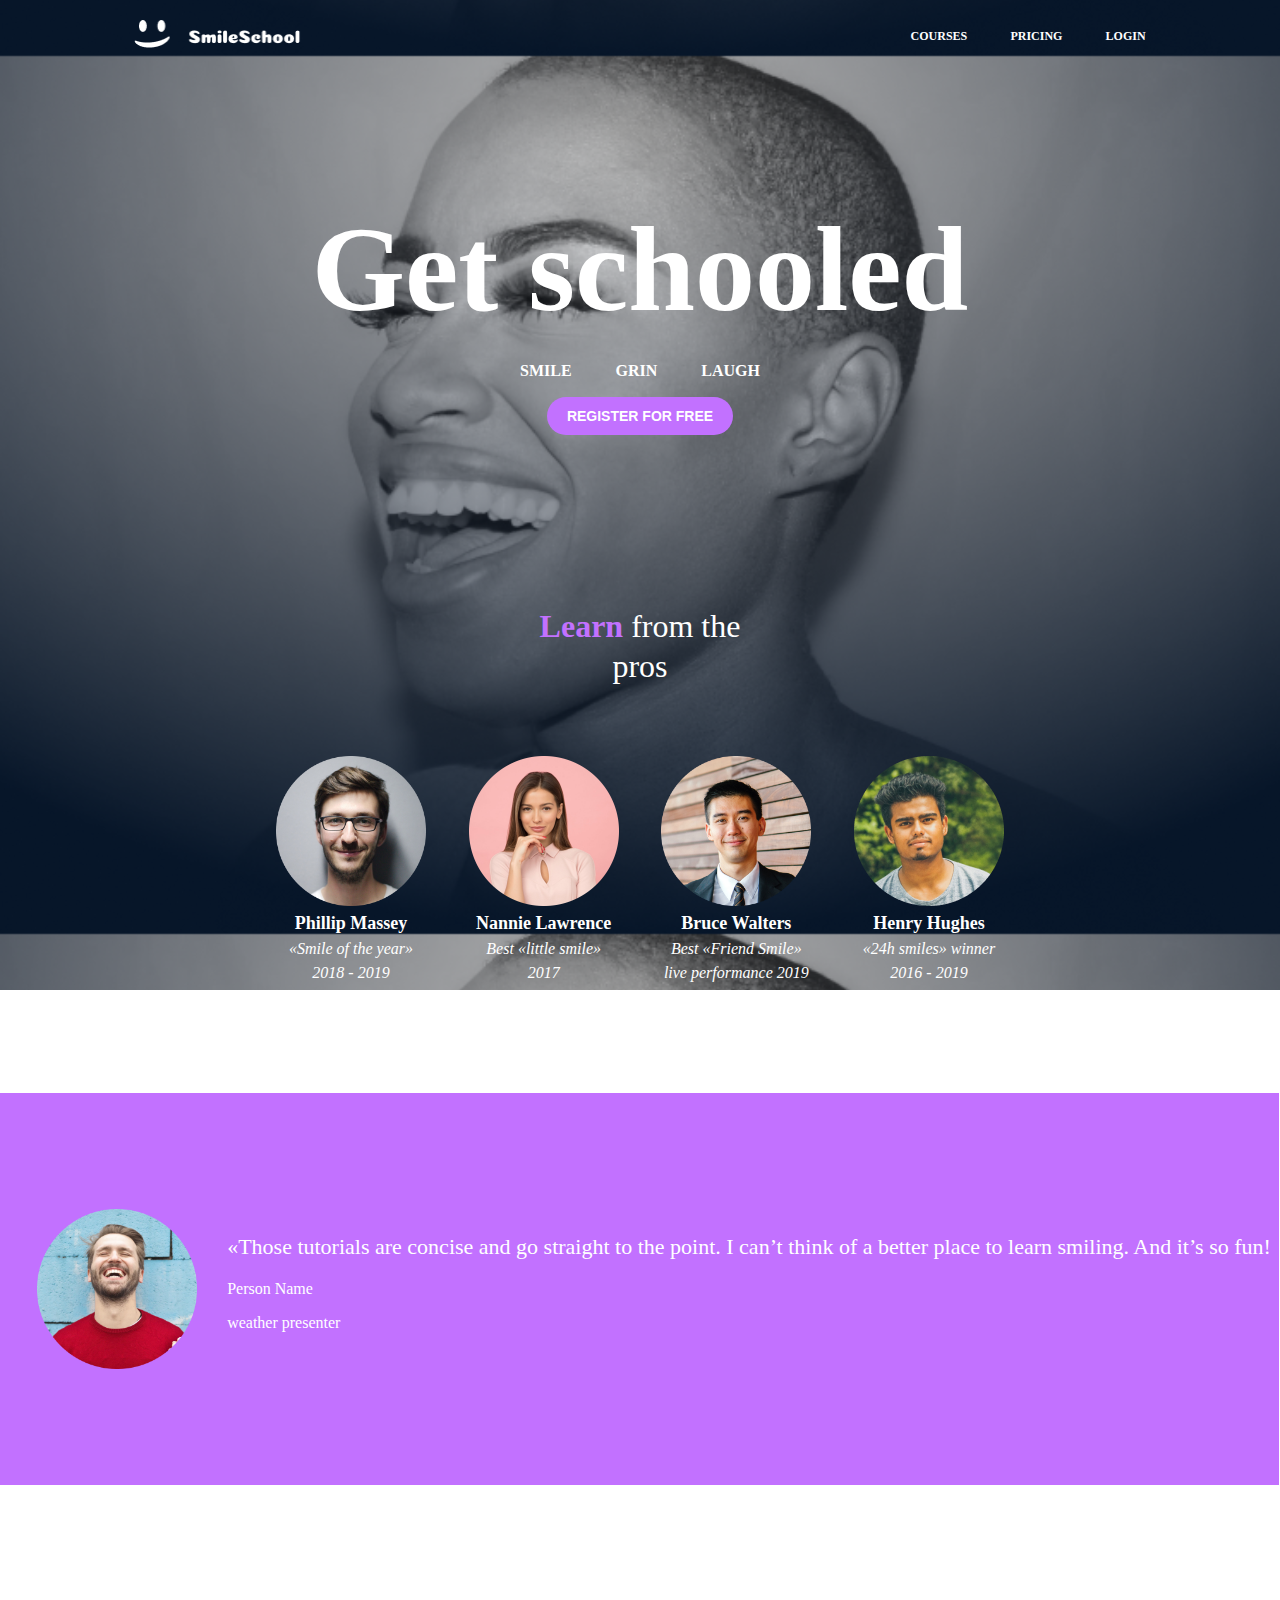
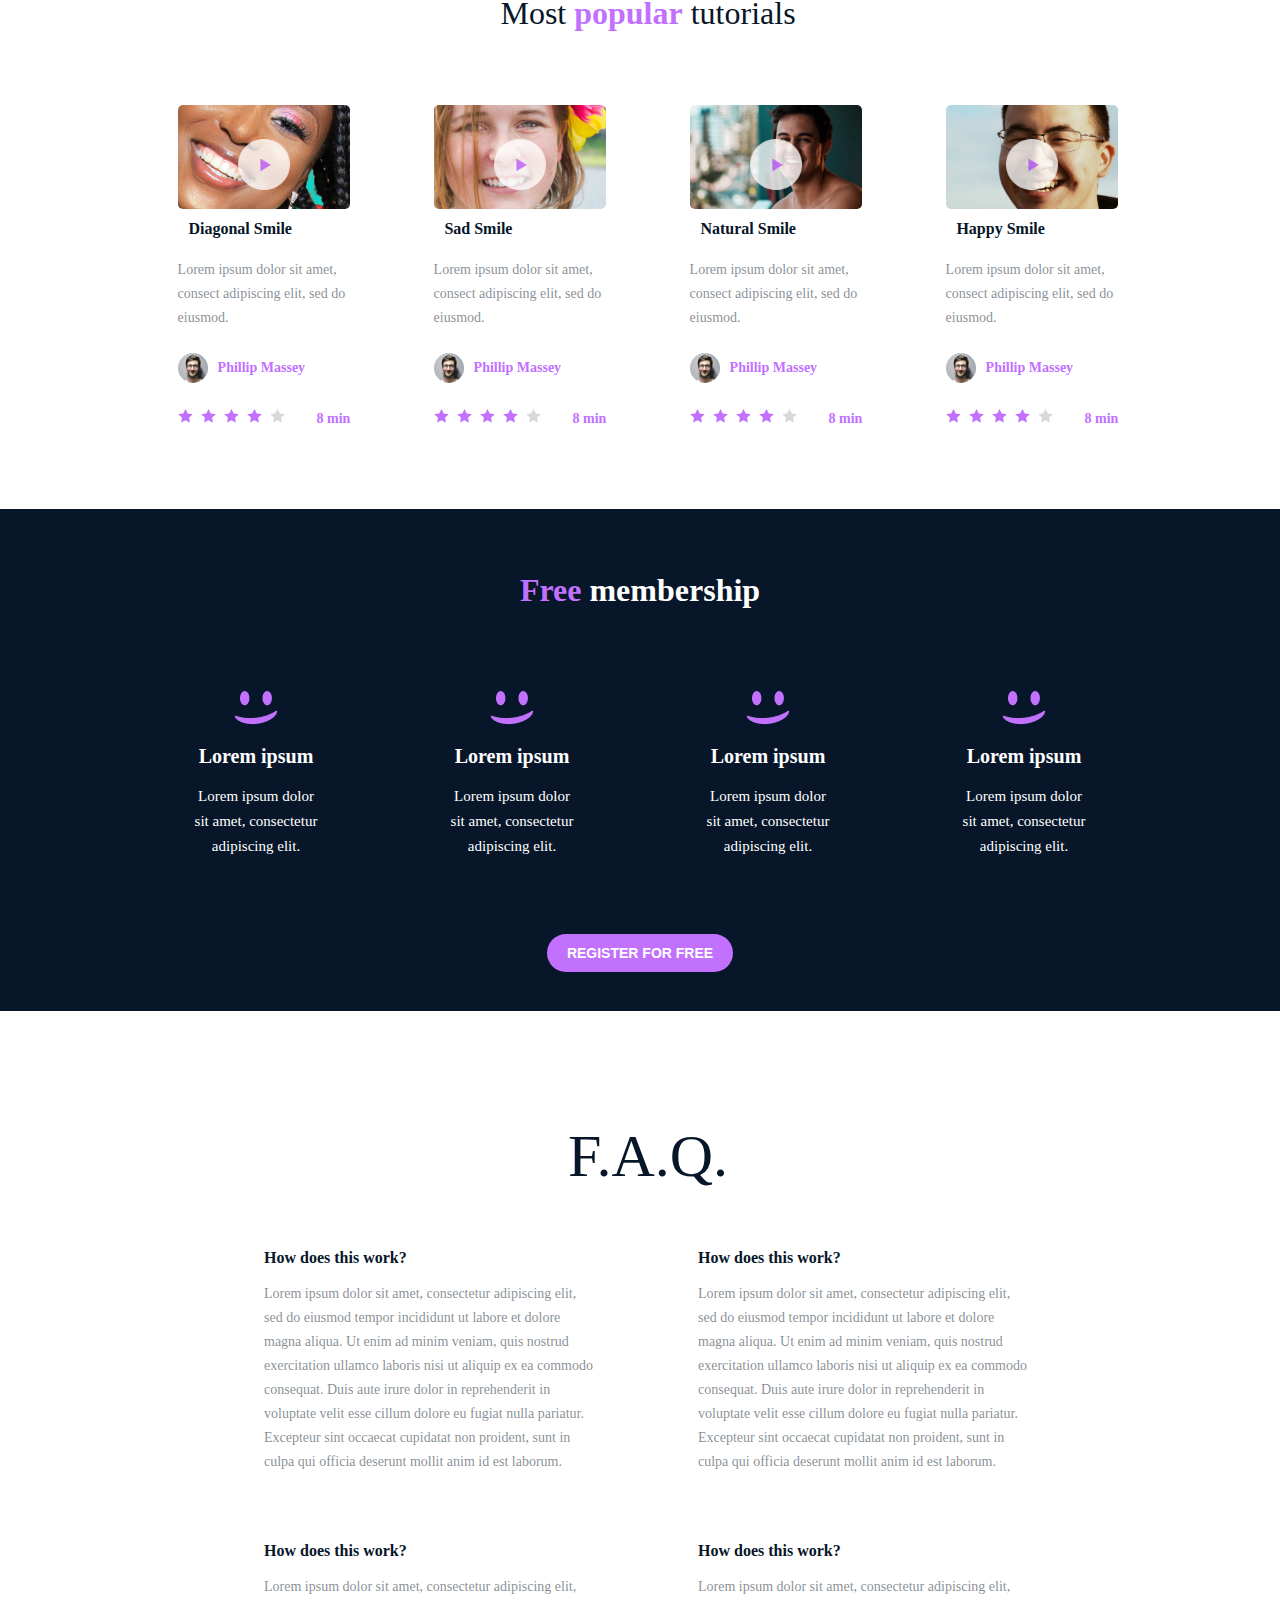
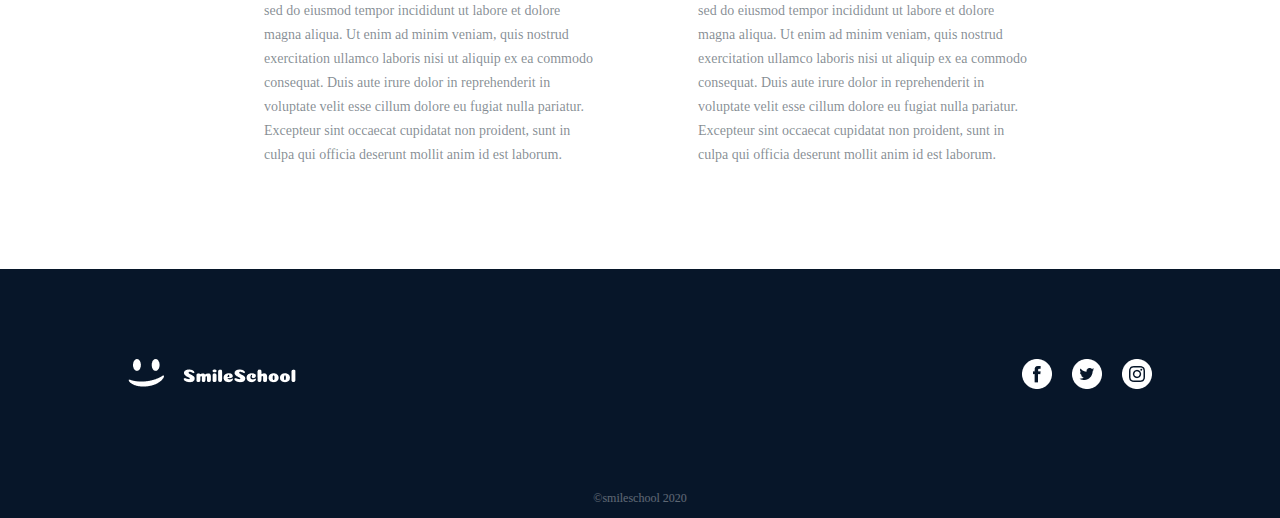
<file: css_advanced/index.html>
<!DOCTYPE html>
<html lang="EN" dir="ltr">

<head>
  <meta charset='utf-8'>
  <meta name="viewport" content="width=device-width, initial-scale=1.0">
  <link rel="stylesheet" href="https://fonts.googleapis.com/css2?family=Source+Sans+Pro:wght@700&display=swap"/>
  <link rel="stylesheet" href="styles.css">
</head>

<body>

  <header class="header">
    <a href="">
      <img class="logo" src="images/logo.png" alt="Logo">
    </a>
    <nav class="nav">
      <a href="">COURSES</a>
      <a href="">PRICING</a>
      <a href="">LOGIN</a>
    </nav>
  </header>

  <main>
    <section class="hero">

      <div class="hero-content">
        <h1>Get schooled</h1>
        <p>SMILE GRIN LAUGH</p>
        <button type="button">REGISTER FOR FREE</button>
      </div>

      <div class="pros">
        <h2><span class="highlight">Learn</span> from the pros</h2>

        <div class="pro-list">

          <div class="pro-item">
            <img src="images/avatar1.png" alt="Image">
            <h3>Phillip Massey</h3>
            <p>«Smile of the year»<br>2018 - 2019</p>
          </div>

          <div class="pro-item">
            <img src="images/avatar2.png" alt="Image">
            <h3>Nannie Lawrence</h3>
            <p>Best «little smile»<br>2017</p>
          </div>

          <div class="pro-item">
            <img src="images/avatar3.png" alt="Image">
            <h3>Bruce Walters</h3>
            <p>Best «Friend Smile»<br>live performance 2019</p>
          </div>

          <div class="pro-item">
            <img src="images/avatar4.png" alt="Image">
            <h3>Henry Hughes</h3>
            <p>«24h smiles» winner<br>2016 - 2019</p>
          </div>

        </div>

      </div>
    </section>

    <section>
      <div class="review">
        <img src="images/avatar5.png" alt="Image">

        <div class="review-text">
          <blockquote>«Those tutorials are concise and go straight to the point. I can’t think of a better place to
            learn smiling. And it’s so fun!</blockquote>
          <p class="author-name">Person Name</p>
          <p class="author-role">weather presenter</p>
        </div>

      </div>
    </section>

    <section class="tutorials">
      <h1>Most <span class="highlight">popular</span> tutorials</h1>

      <div class="tutorial-list">

        <div class="tutorial">
          <img class="tutorial-img" src="images/tuto_1.png" alt="Image">
          <img class="play-button" src="images/play.png" alt="Play Button">
          <h2>Diagonal Smile</h2>
          <p class="tutorial-text">Lorem ipsum dolor sit amet, consect adipiscing elit, sed do eiusmod.</p>
          <div class="author">
            <img src="images/avatar_tuto.png" alt="Image">
            <h3>Phillip Massey</h3>
          </div>

          <div class="rating">
            <div>
              <img src="images/stars.png" alt="Images">
            </div>
            <p class="duration">8 min</p>
          </div>

        </div>

        <div class="tutorial">
          <img class="tutorial-img" src="images/tuto_2.png" alt="Image">
          <img class="play-button" src="images/play.png" alt="Play Button">
          <h2>Sad Smile</h2>
          <p class="tutorial-text">Lorem ipsum dolor sit amet, consect adipiscing elit, sed do eiusmod.</p>

          <div class="author">
            <img src="images/avatar_tuto.png" alt="Image">
            <h3>Phillip Massey</h3>
          </div>

          <div class="rating">
            <div>
              <img src="images/stars.png" alt="Images">
            </div>
            <p class="duration">8 min</p>
          </div>

        </div>

        <div class="tutorial">
          <img class="tutorial-img" src="images/tuto_3.png" alt="Image">
          <img class="play-button" src="images/play.png" alt="Play Button">
          <h2>Natural Smile</h2>
          <p class="tutorial-text">Lorem ipsum dolor sit amet, consect adipiscing elit, sed do eiusmod.</p>
          <div class="author">
            <img src="images/avatar_tuto.png" alt="Image">
            <h3>Phillip Massey</h3>
          </div>

          <div class="rating">
            <div>
              <img src="images/stars.png" alt="Images">
            </div>
            <p class="duration">8 min</p>
          </div>

        </div>

        <div class="tutorial">
          <img class="tutorial-img" src="images/tuto_4.png" alt="Image">
          <img class="play-button" src="images/play.png" alt="Play Button">
          <h2>Happy Smile</h2>
          <p class="tutorial-text">Lorem ipsum dolor sit amet, consect adipiscing elit, sed do eiusmod.</p>

          <div class="author">
            <img src="images/avatar_tuto.png" alt="Image">
            <h3>Phillip Massey</h3>
          </div>

          <div class="rating">
            <div>
              <img src="images/stars.png" alt="Images">
            </div>
            <p class="duration">8 min</p>
          </div>

        </div>
      </div>
    </section>

    <section class="membership">
      <h1><span class="highlight">Free</span> membership</h1>

      <div class="membership-container">

        <div class="membership-item">
          <img src="images/smile.png" alt="Image">
          <h2>Lorem ipsum</h2>
          <p>Lorem ipsum dolor sit amet, consectetur adipiscing elit.</p>
        </div>

        <div class="membership-item">
          <img src="images/smile.png" alt="Image">
          <h2>Lorem ipsum</h2>
          <p>Lorem ipsum dolor sit amet, consectetur adipiscing elit.</p>
        </div>

        <div class="membership-item">
          <img src="images/smile.png" alt="Image">
          <h2>Lorem ipsum</h2>
          <p>Lorem ipsum dolor sit amet, consectetur adipiscing elit.</p>
        </div>

        <div class="membership-item">
          <img src="images/smile.png" alt="Image">
          <h2>Lorem ipsum</h2>
          <p>Lorem ipsum dolor sit amet, consectetur adipiscing elit.</p>
        </div>

      </div>
      <button type="button">REGISTER FOR FREE</button>
    </section>

    <section class="faq">
      <h1>F.A.Q.</h1>
      <div class="faq-container">

        <div class="faq-row">
          <div class="faq-item">
            <h2>How does this work?</h2>
            <p>Lorem ipsum dolor sit amet, consectetur adipiscing elit, sed do eiusmod tempor incididunt ut labore et
              dolore magna aliqua. Ut enim ad minim veniam, quis nostrud exercitation ullamco laboris nisi ut aliquip ex
              ea commodo consequat. Duis aute irure dolor in reprehenderit in voluptate velit esse cillum dolore eu
              fugiat nulla pariatur. Excepteur sint occaecat cupidatat non proident, sunt in culpa qui officia deserunt
              mollit anim id est laborum.</p>
          </div>

          <div class="faq-item">
            <h2>How does this work?</h2>
            <p>Lorem ipsum dolor sit amet, consectetur adipiscing elit, sed do eiusmod tempor incididunt ut labore et
              dolore magna aliqua. Ut enim ad minim veniam, quis nostrud exercitation ullamco laboris nisi ut aliquip ex
              ea commodo consequat. Duis aute irure dolor in reprehenderit in voluptate velit esse cillum dolore eu
              fugiat nulla pariatur. Excepteur sint occaecat cupidatat non proident, sunt in culpa qui officia deserunt
              mollit anim id est laborum.</p>
          </div>

        </div>

        <div class="faq-row">

          <div class="faq-item">
            <h2>How does this work?</h2>
            <p>Lorem ipsum dolor sit amet, consectetur adipiscing elit, sed do eiusmod tempor incididunt ut labore et
              dolore magna aliqua. Ut enim ad minim veniam, quis nostrud exercitation ullamco laboris nisi ut aliquip ex
              ea commodo consequat. Duis aute irure dolor in reprehenderit in voluptate velit esse cillum dolore eu
              fugiat nulla pariatur. Excepteur sint occaecat cupidatat non proident, sunt in culpa qui officia deserunt
              mollit anim id est laborum.</p>
          </div>

          <div class="faq-item">
            <h2>How does this work?</h2>
            <p>Lorem ipsum dolor sit amet, consectetur adipiscing elit, sed do eiusmod tempor incididunt ut labore et
              dolore magna aliqua. Ut enim ad minim veniam, quis nostrud exercitation ullamco laboris nisi ut aliquip ex
              ea commodo consequat. Duis aute irure dolor in reprehenderit in voluptate velit esse cillum dolore eu
              fugiat nulla pariatur. Excepteur sint occaecat cupidatat non proident, sunt in culpa qui officia deserunt
              mollit anim id est laborum.</p>
          </div>

        </div>
      </div>
    </section>
  </main>

  <footer>
    <div class="footer-container">
      <div class="footer-logo-container">
        <img class="footer-logo" src="images/logo.png" alt="Logo">
        <div class="social">
          <img src="images/facebook.png" alt="Image">
          <img src="images/Twitter.png" alt="Image">
          <img src="images/Instagram.png" alt="Image">
        </div>
      </div>
      <p>©smileschool 2020</p>
    </div>
  </footer>
</body>

</html>
</file>
<file: css_advanced/styles.css>
body {
	color: #FFFFFF;
}

.header {
	display: flex;
	justify-content: space-between;
	align-items: center;
	position: relative;
	width: 80%;
	margin: 20px auto;
	z-index: 1;
}

.logo {
	width: 167px;
	height: 29.50px;
}

.nav {
	display: flex;
	justify-content: space-between;
	width: 235px;
	height: 15px;
	left: 1050px;
	top: 40px;
}

.nav a {
	text-decoration: none;
	font-weight: bold;
	font-size: 12px;
	line-height: 15px;
	color: #FFFFFF;
}

.hero {
	background-image: url(../css_advanced/images/Background.png);
	background-size: contain;
	background-position: center;
	position: absolute;
	width: 100%;
	height: 110vh;
	left: 0px;
	top: 0px;
}

.hero-content {
	display: flex;
	flex-direction: column;
	align-items: center;
	justify-content: center;
	height: 70vh;
}

.hero-content h1 {
	position: flex;
	font-weight: 700;
	font-size: 120px;
	line-height: 150px;
	margin: 0;
}

.hero-content p {
	position: flex;
	font-weight: 700;
	font-size: 16px;
	line-height: 20px;
	word-spacing: 40px;
}

button {
	font-weight: 600;
	font-size: 14px;
	line-height: 18px;
	text-align: center;
	background: #C271FF;
	border-radius: 22px;
	position: flex;
	padding: 10px 20px;
	border: none;
	color: #FFFFFF;
}

.hero h2 {
	position: absolute;
	height: 40px;
	left: 40%;
	right: 40%;
	top: calc(50% - 40px/2 + 104.5px);
	font-size: 32px;
	line-height: 40px;
	text-align: center;
	font-weight: 100;
}

.highlight {
	color: #C271FF;
	font-weight: 700;
}


/* pros section */
.pros {
	display: flex;
	justify-content: center;
	align-items: center;
}


.pro-list {
	position: absolute;
	width: 60vw;
	height: 240px;
	top: 750px;
	margin-left: auto;
	margin-right: auto;
	display: flex;
	justify-content: space-between;
	align-items: center;
}

.pro-list div {
	padding: 20px;

}

.pro-list img {
	position: flex;
	width: 150px;
	height: 150px;
	left: 0px;
	top: 0px;
}

.pro-list h3 {
	height: 27px;
	left: 0%;
	right: 0%;
	top: calc(50% - 27px/2 + 55px);
	font-weight: 900;
	font-size: 18px;
	line-height: 27px;
	text-align: center;
	margin: 0;
}

.pro-list p {
	height: 48px;
	left: 0%;
	right: 0%;
	top: calc(50% - 48px/2 + 94.5px);
	font-style: italic;
	font-weight: 400;
	font-size: 16px;
	line-height: 24px;
	text-align: center;
	margin: 0;
}


/* Review section */
.review {
	position: absolute;
	width: 100%;
	height: 392px;
	left: -1px;
	top: 1093px;
	display: flex;
	justify-content: center;
	align-items: center;
	background: #C271FF;
}

.review img {
	width: 160px;
	height: 160px;
	padding: 30px;
}


.review-text blockquote {
	margin: 0;
	font-weight: 400;
	font-size: 22px;
	line-height: 34px;
}

.review-text .person {
	font-weight: 500;
	font-size: 22px;
	line-height: 34px;
}

.review-text .present {
	font-style: italic;
	font-weight: 400;
	font-size: 22px;
	line-height: 34px;
}


/* Tuto section */
.tutorials {
	position: absolute;
	width: 100%;
	height: 450px;
	top: 1572px;
}

.tutorials h1 {
	font-weight: 300;
	font-size: 32px;
	line-height: 40px;
	text-align: center;
	color: #071629;
	padding-bottom: 50px;
}


.tutorial-list {
	display: flex;
	justify-content: space-between;
	align-items: flex-start;
	width: 80%;
	margin: 0 auto;
}

.tutorial {
	display: flex;
	flex-direction: column;
	align-items: center;
	position: relative;
	padding: 0 20px;
}

.tutorial-img {
	border-radius: 5px;
	width: 80%;
	height: auto;
}

.play-button {
	position: absolute;
	height: auto;
	top: 10%;
	width: 20%;
	height: auto;
	opacity: 90%;
}

.tutorial h2 {
	margin: 10px 0 5px 0;
	font-weight: 700;
	font-size: 16px;
	line-height: 20px;
	color: #071629;
	text-align: start;
	width: 70%;
}

.tutorial-text {
	font-weight: 400;
	font-size: 14px;
	line-height: 24px;
	color: rgba(7, 22, 41, 0.501584);
	text-align: left;
	width: 80%;
}


/* author section */
.author {
	display: flex;
	align-items: center;
	justify-content: flex-start;
	width: 80%;
}

.author img {
	border-radius: 50%;
}

.author h3 {
	font-weight: 600;
	font-size: 14px;
	line-height: 27px;
	color: #C271FF;
	margin: 10px;
}

.rating {
	display: flex;
	align-items: center;
	justify-content: space-between;
	width: 80%;
}

.duration {
	font-weight: 600;
	font-size: 14px;
	line-height: 27px;
	text-align: right;
	color: #C271FF;
}


/* member section */
.membership {
	position: absolute;
	width: 100%;
	height: 502px;
	left: 0px;
	top: 2109px;
	background: #071629;
	display: flex;
	justify-content: center;
	align-items: center;
	flex-direction: column;
}

.membership h1 {
	padding-bottom: 40px;
	font-size: 32px;
	line-height: 40px;
	text-align: center;
}

.membership-container {
	display: flex;
	justify-content: space-between;
	align-items: center;
	padding-bottom: 40px;
	width: 80%;
}

.membership-item {
	display: flex;
	flex-direction: column;
	align-items: center;
	justify-content: center;
	padding: 20px;
}

.membership-item h2 {
	font-weight: 600;
	font-size: 20px;
	line-height: 25px;
	text-align: center;
	margin-bottom: 0;
}

.membership-item p {
	font-weight: 400;
	font-size: 15px;
	line-height: 25px;
	text-align: center;
	width: 60%;
}


/* faq section */
.faq {
	position: absolute;
	width: 100%;
	height: 700px;
	top: 2700px;
	display: flex;
	justify-content: center;
	align-items: center;
	flex-direction: column;
}

.faq h1 {
	font-weight: 300;
	font-size: 60px;
	line-height: 75px;
	text-align: center;
	color: #071629;
}

.faq-container {
	display: flex;
	justify-content: center;
	align-items: center;
	flex-direction: column;
	width: 80%;
}

.faq-row {
	display: flex;
	justify-content: center;
	align-items: center;
	width: 75%;
	gap: 100px;
	padding-bottom: 40px;
}

.faq-item h2 {
	height: 20px;
	left: 0%;
	right: 58.57%;
	top: calc(50% - 20px/2 - 110px);
	font-weight: 700;
	font-size: 16px;
	line-height: 20px;
	color: #071629;
}

.faq-item p {
	height: 192px;
	left: 0%;
	right: 0%;
	top: calc(50% - 190px/2 + 25px);
	font-weight: 400;
	font-size: 14px;
	line-height: 24px;
	color: rgba(7, 22, 41, 0.501584);
}


/* Footer */
footer {
	position: absolute;
	width: 100%;
	height: 249px;
	left: 0px;
	top: 3469px;
	background: #071629;
	display: flex;
	justify-content: center;
	align-items: center;
}

.footer-container {
	display: flex;
	flex-direction: column;
	justify-content: center;
	align-items: center;
	width: 80%;
	height: 100%;
	margin: 0 auto;
}

.footer-logo-container {
	display: flex;
	justify-content: space-between;
	align-items: center;
	width: 100%;
	height: 100%;
}

.footer-logo {
	display: flex;
	align-items: center;
	justify-content: flex-start;
}

.social {
	display: flex;
	justify-content: flex-end;
	align-items: center;
	gap: 20px;
}

.footer-container p {
	font-weight: 400;
	font-size: 12px;
	line-height: 15px;
	mix-blend-mode: normal;
	opacity: 0.35;
	width: 100%;
	text-align: center;
}
</file>
